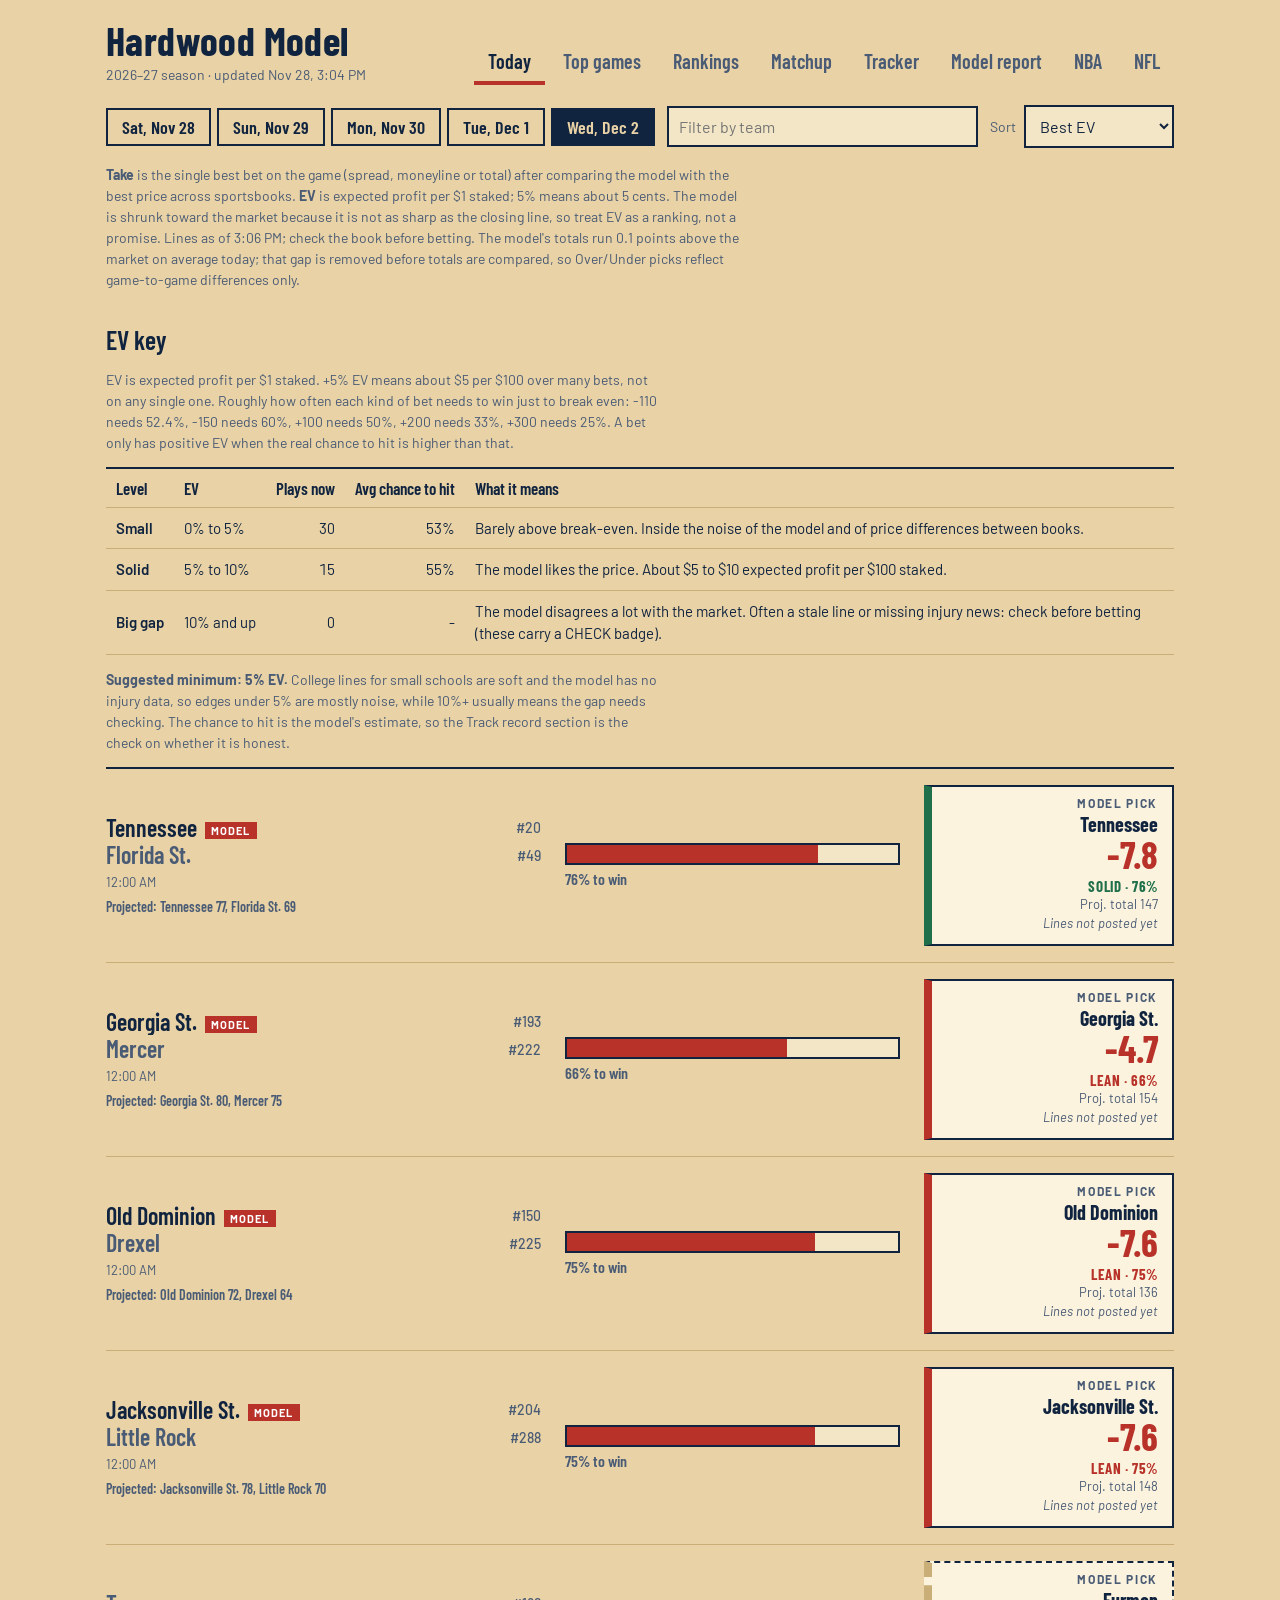
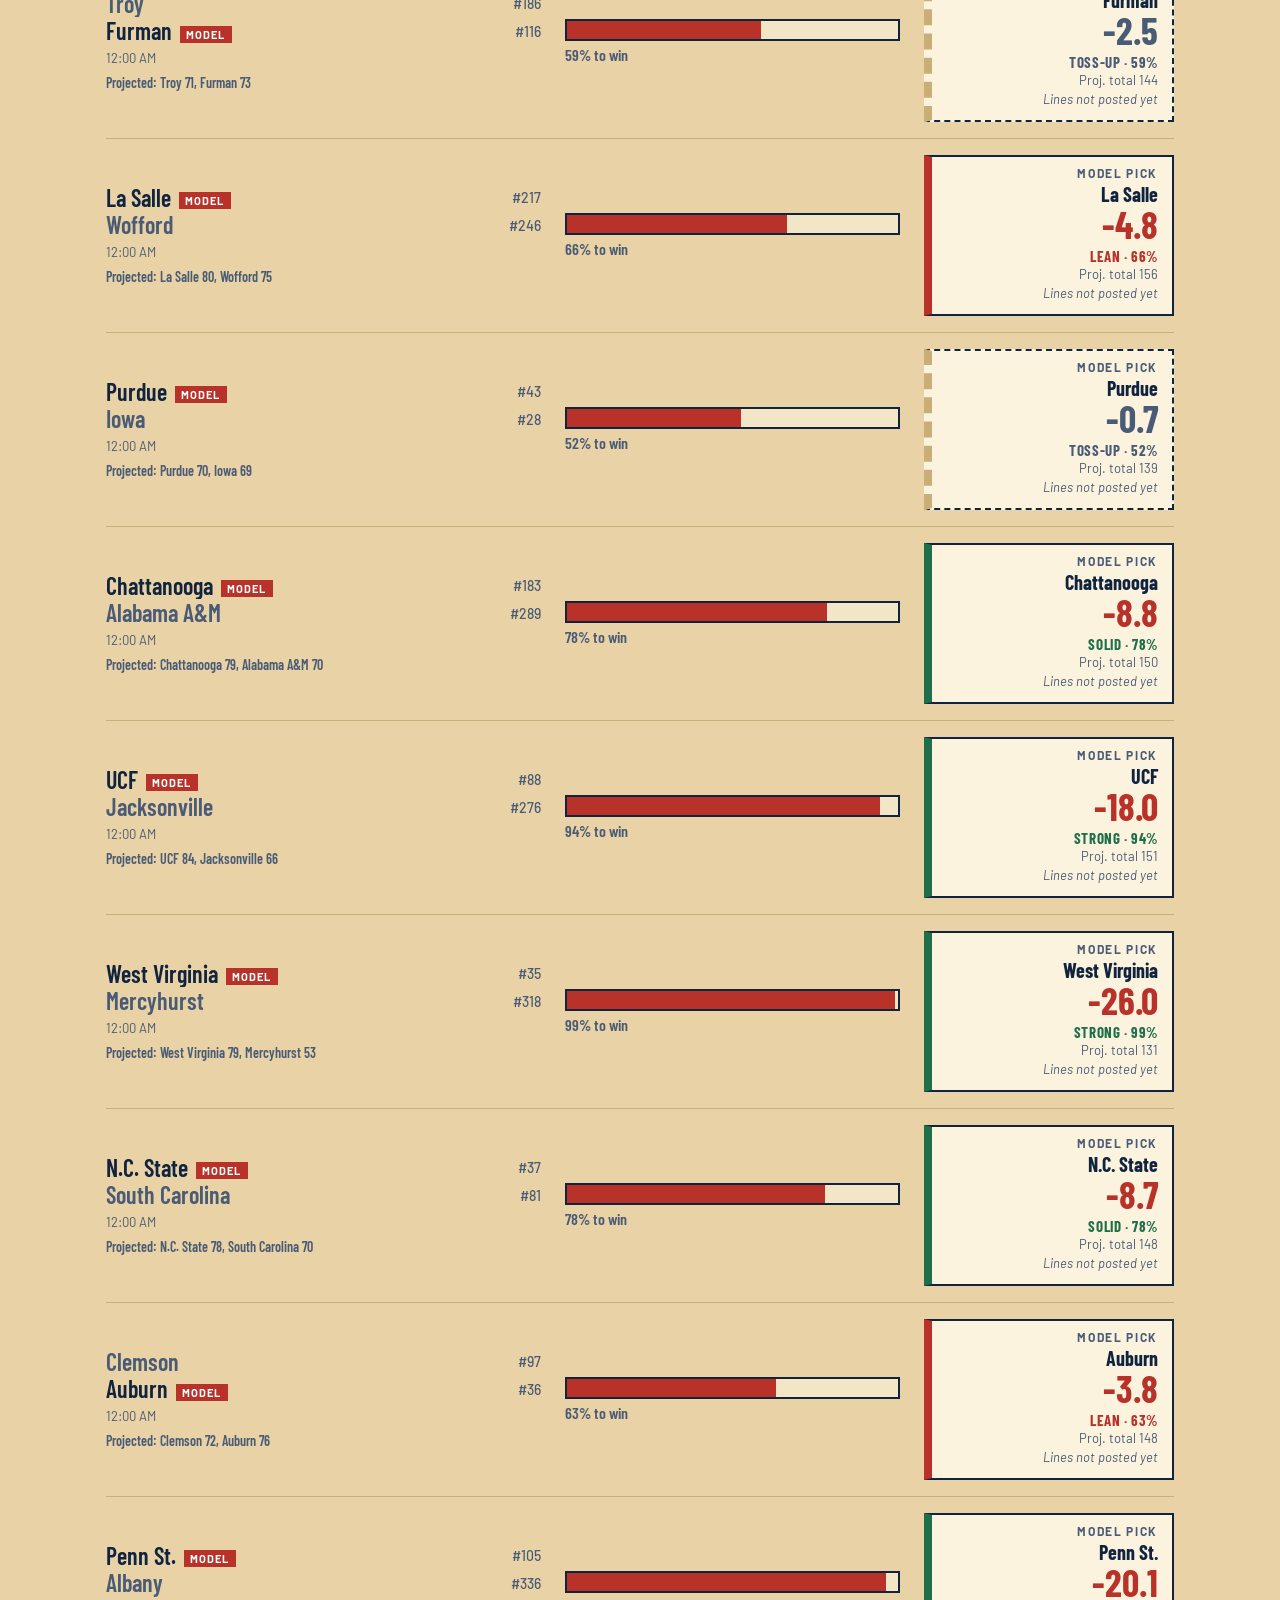
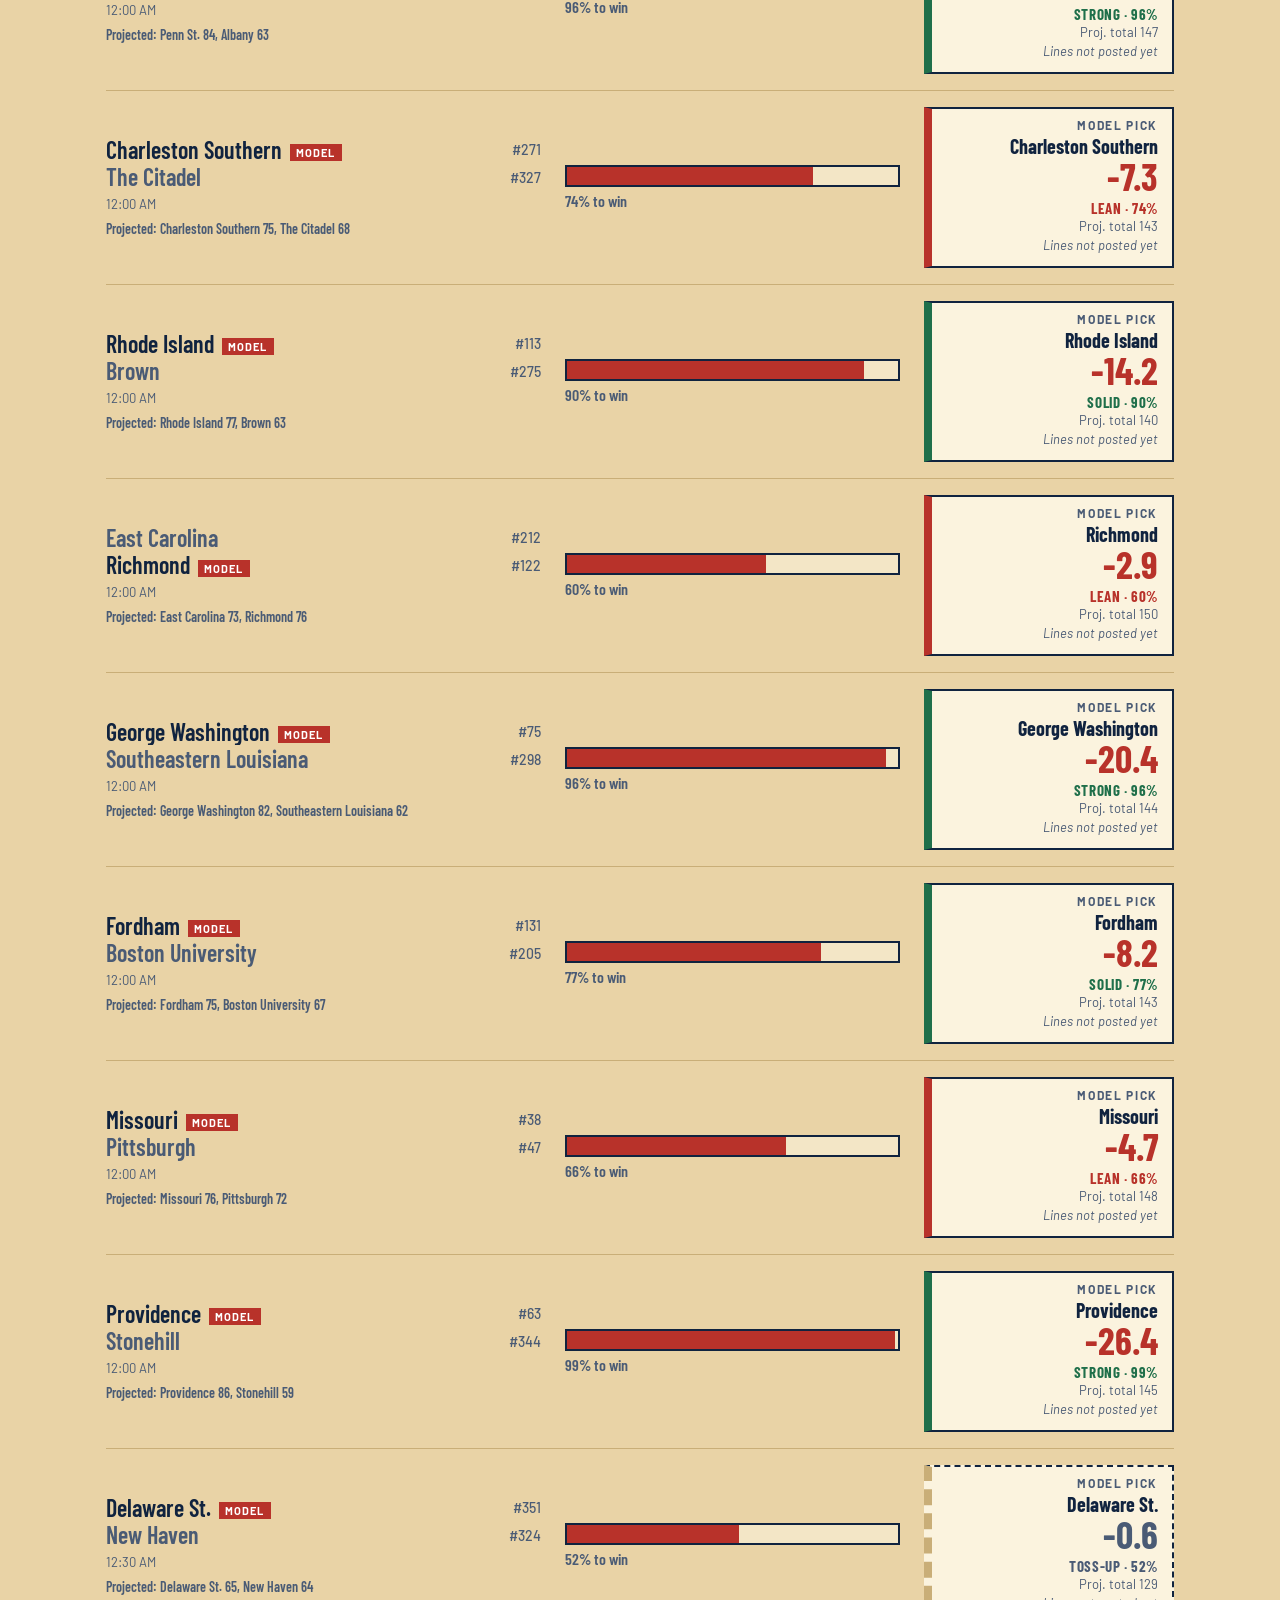
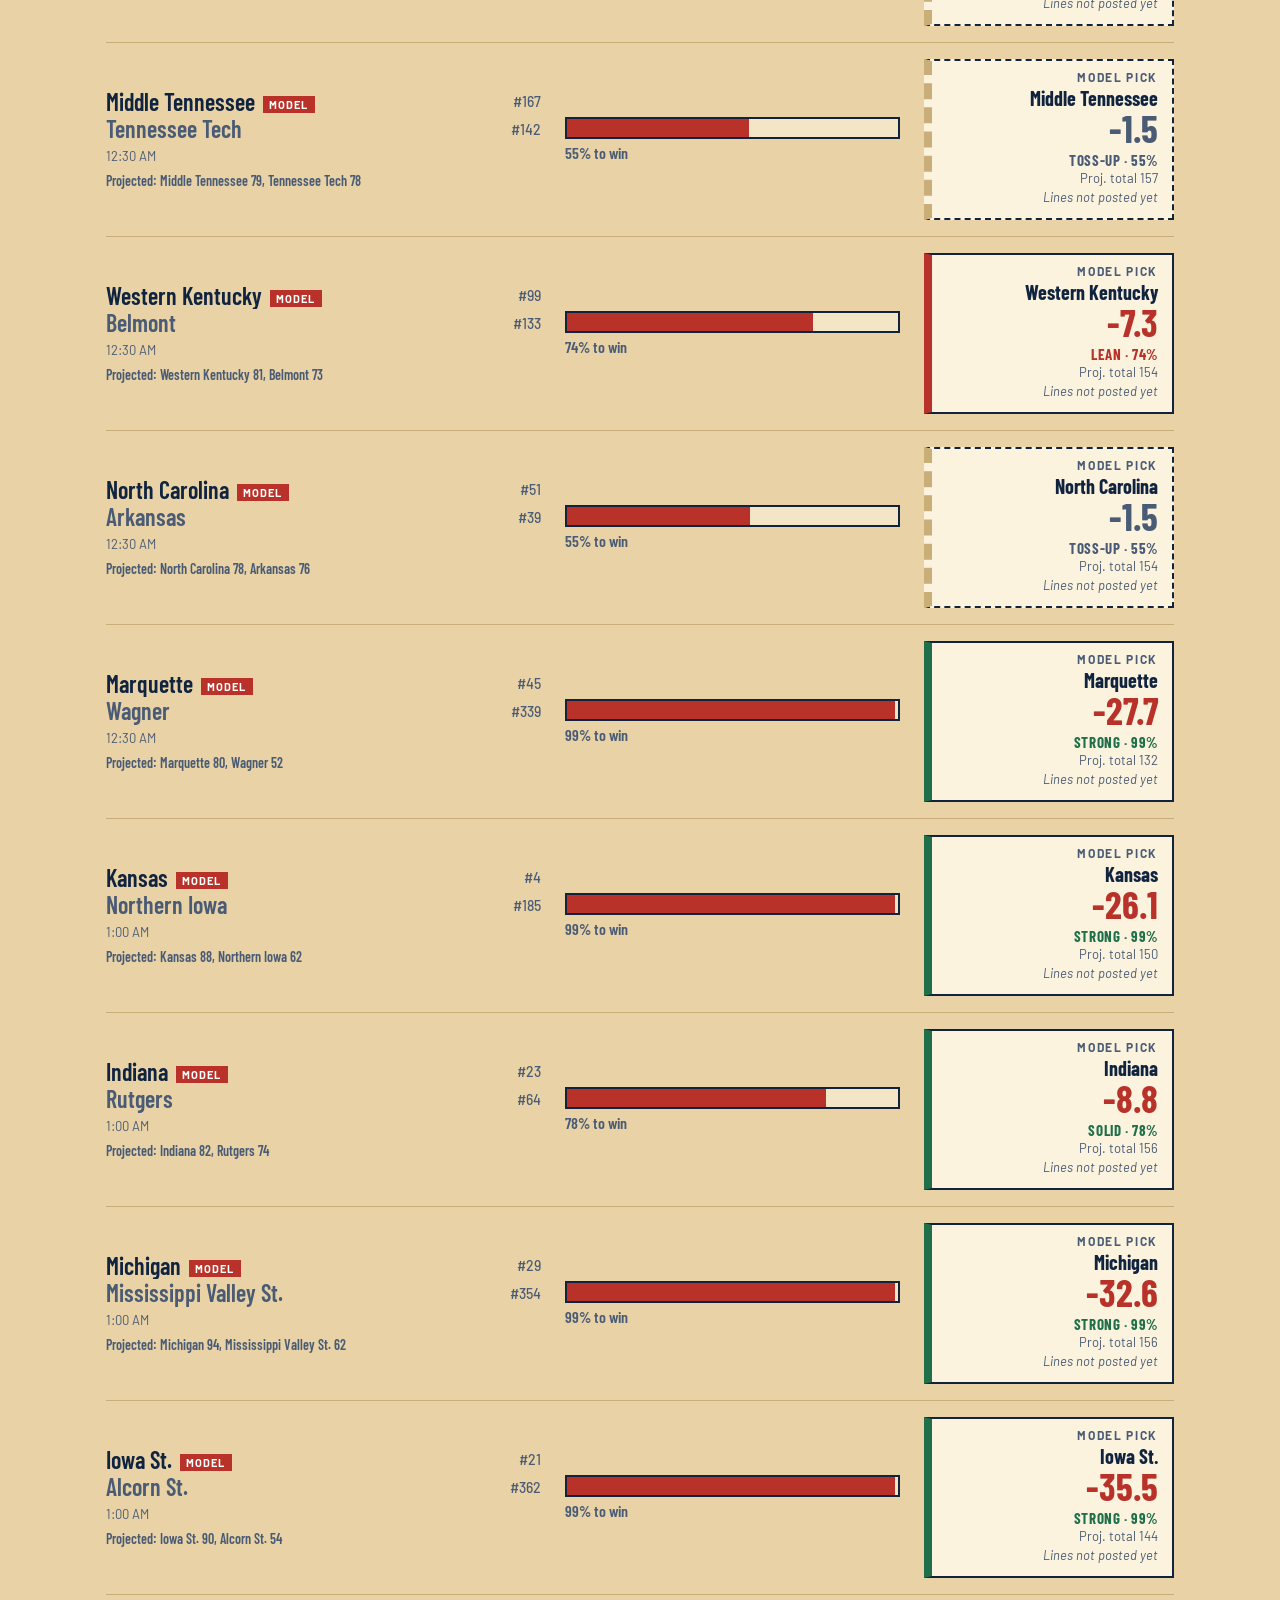
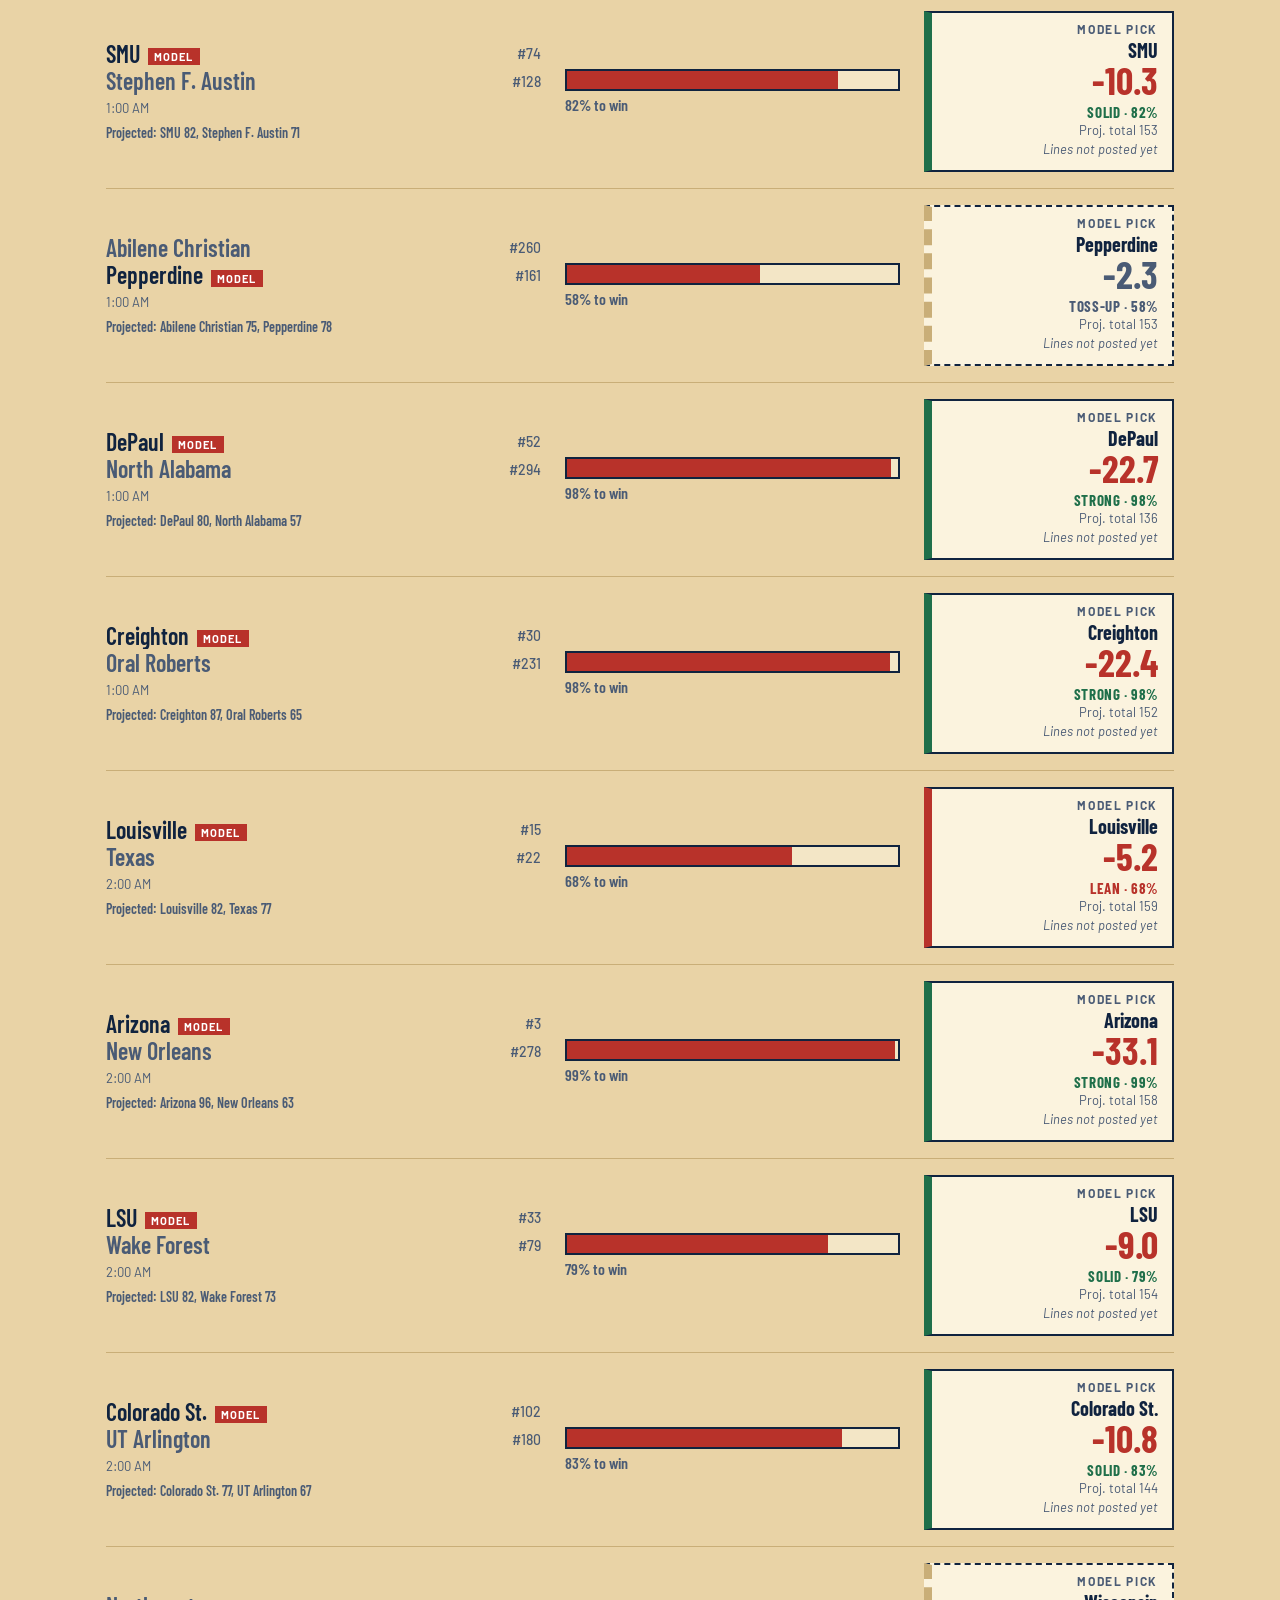
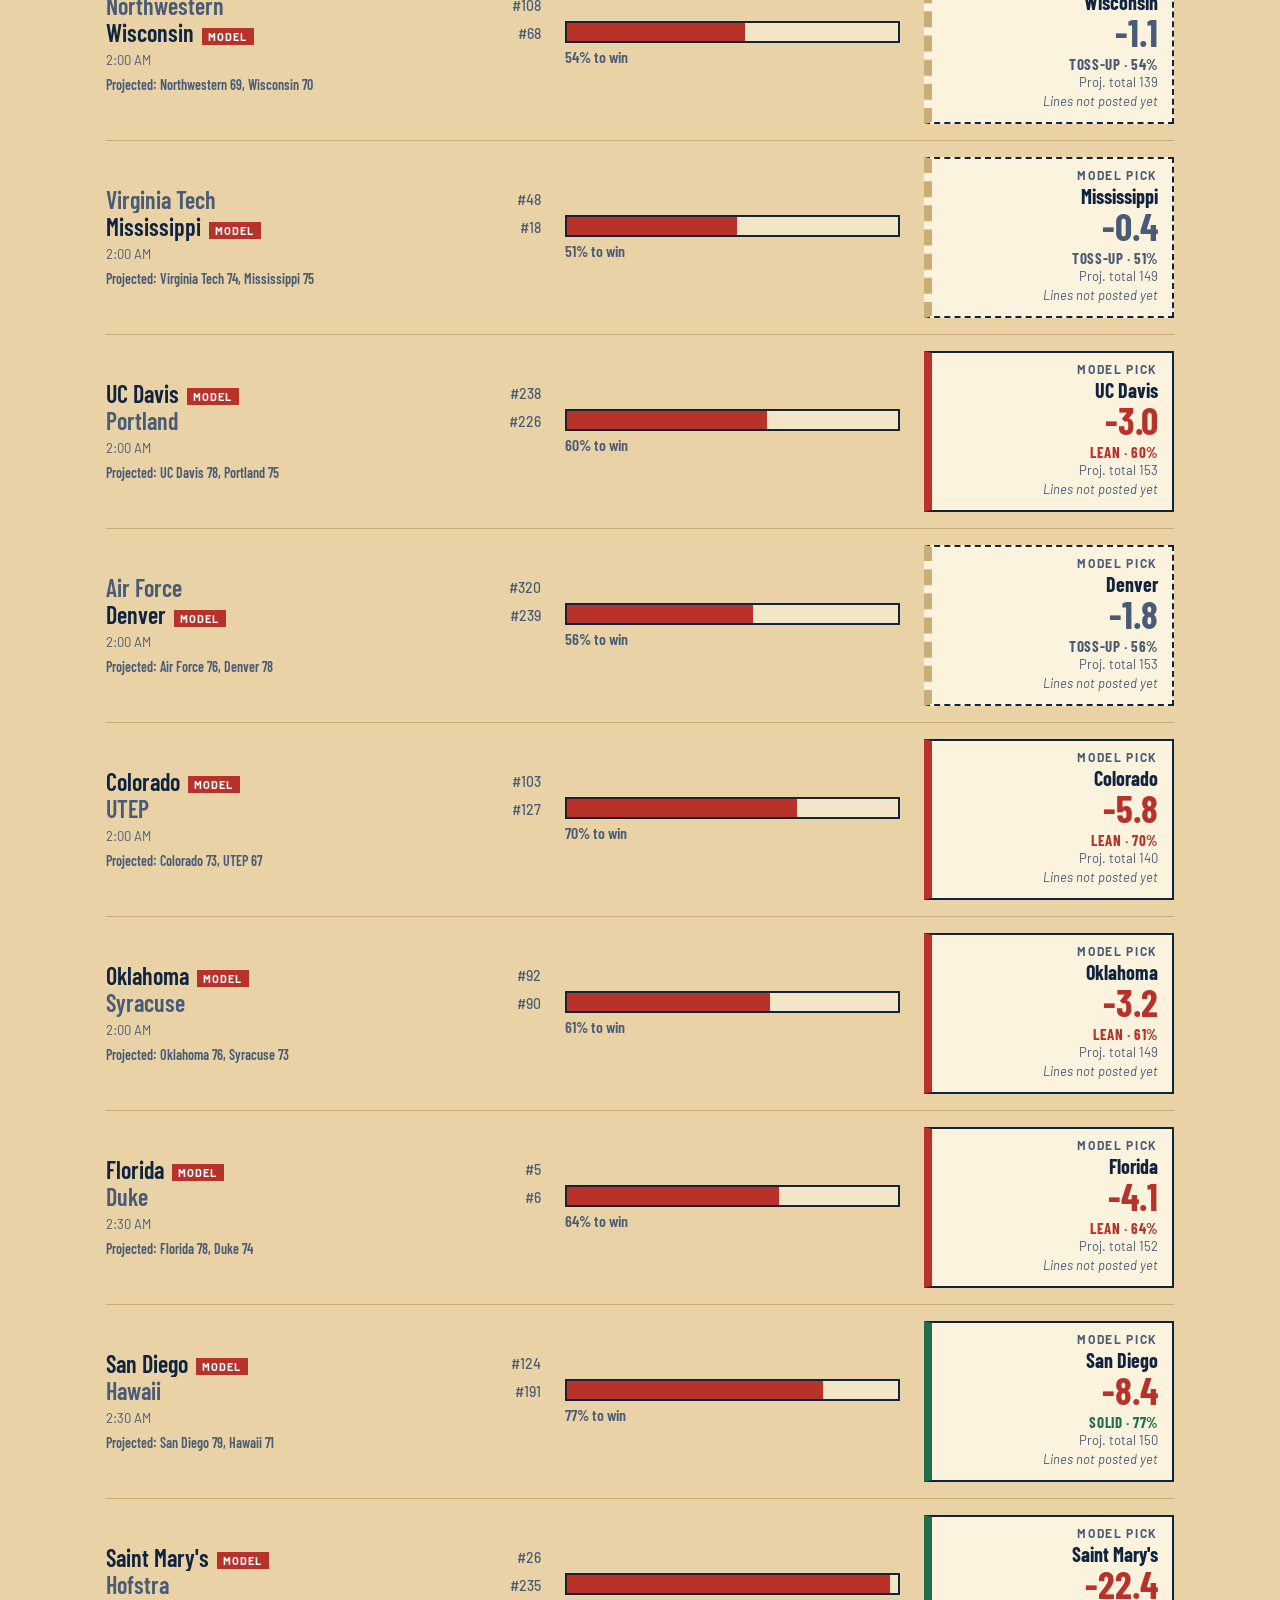
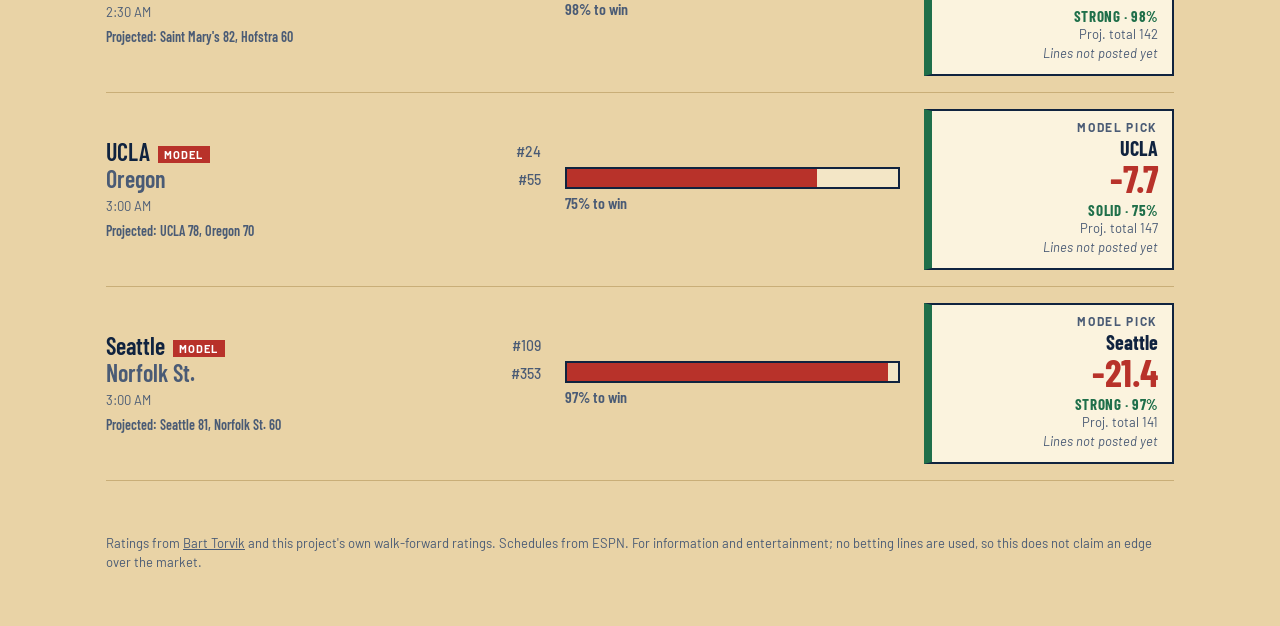
<file: docs/index.html>
<!doctype html>
<html lang="en">
<head>
<meta charset="utf-8">
<meta name="viewport" content="width=device-width, initial-scale=1">
<title>Hardwood Model – college basketball predictions</title>
<meta name="description" content="Daily college basketball predictions built from 15 seasons of data and Torvik ratings.">
<link rel="preconnect" href="https://fonts.googleapis.com">
<link rel="preconnect" href="https://fonts.gstatic.com" crossorigin>
<link href="https://fonts.googleapis.com/css2?family=Barlow+Condensed:wght@500;600;700&family=Barlow:wght@400;500;600&display=swap" rel="stylesheet">
<link rel="stylesheet" href="style.css">
</head>
<body>
<header class="top">
  <div class="brand">
    <h1>Hardwood Model</h1>
    <p id="updated" class="sub">Loading…</p>
  </div>
  <nav role="tablist" aria-label="Sections">
    <button role="tab" aria-selected="true" data-tab="today">Today</button>
    <button role="tab" aria-selected="false" data-tab="top">Top games</button>
    <button role="tab" aria-selected="false" data-tab="rankings">Rankings</button>
    <button role="tab" aria-selected="false" data-tab="matchup">Matchup</button>
    <button role="tab" aria-selected="false" data-tab="tracker">Tracker</button>
    <button role="tab" aria-selected="false" data-tab="model">Model report</button>
    <a href="nba.html" class="navlink">NBA</a>
    <a href="nfl.html" class="navlink">NFL</a>
  </nav>
</header>
<div id="warn" class="warn" hidden></div>

<main>
  <section id="today" class="panel">
    <div class="bar">
      <div id="days" class="chips" role="group" aria-label="Day"></div>
      <input id="gsearch" type="search" placeholder="Filter by team" aria-label="Filter games by team">
      <label class="sel"><span>Sort</span>
        <select id="gsort"><option value="time">Tip time</option><option value="conf">Most confident</option><option value="close">Closest games</option></select>
      </label>
    </div>
    <p class="legend" id="legend"><b>Model pick</b> is the team the model projects to win, with its projected margin (e.g. -7.5 = wins by about 7.5) and a confidence tier: Strong 90%+, Solid 75-90%, Lean 60-75%, Toss-up under 60%. The model does not use betting lines yet, so compare its projected spread and total with your sportsbook's numbers before you bet.</p>
    <div id="evkey"></div>
    <ol id="games" class="games"></ol>
    <p id="gempty" class="empty" hidden>No games with predictions on this day. Games between non-Division I teams are skipped.</p>
  </section>

  <section id="top" class="panel" hidden>
    <div id="topbar" class="controls"></div>
    <p id="topnote" class="note"></p>
    <ol id="toplist" class="games"></ol>
    <p id="topempty" class="empty" hidden>No games match that filter yet.</p>
  </section>

  <section id="rankings" class="panel" hidden>
    <div class="bar">
      <input id="rsearch" type="search" placeholder="Find a team" aria-label="Find a team">
      <label class="sel"><span>Conference</span><select id="rconf"><option value="">All</option></select></label>
    </div>
    <div class="tablewrap"><table id="rtable">
      <thead><tr>
        <th data-k="rank" class="num">#</th><th data-k="team">Team</th><th data-k="conf">Conf</th>
        <th data-k="record">Record</th>
        <th data-k="power" class="num">Rating</th><th data-k="net" class="num">Own net</th><th data-k="o" class="num">Off</th><th data-k="d" class="num">Def</th>
        <th data-k="t" class="num">Tempo</th><th data-k="tor_rank" class="num">Torvik #</th>
      </tr></thead><tbody></tbody></table></div>
    <p class="note">Rating is the model's projected margin against an average Division I team on a neutral court, blending this project's ratings with Torvik's. Own net, Off and Def are points per 100 possessions above average from this project's own ratings alone. Click a column to sort.</p>
  </section>

  <section id="matchup" class="panel" hidden>
    <form id="mform" class="mform" autocomplete="off">
      <label>Home team<input id="mh" list="tlist" placeholder="Start typing…"></label>
      <label>Away team<input id="ma" list="tlist" placeholder="Start typing…"></label>
      <label class="sel"><span>Venue</span><select id="mv"><option value="home">Home team's court</option><option value="neutral">Neutral site</option></select></label>
      <datalist id="tlist"></datalist>
    </form>
    <div id="mout" class="mout"><p class="empty">Pick two teams to see the projected score, spread and win chance.</p></div>
  </section>

  <section id="tracker" class="panel" hidden>
    <div id="tstats" class="stats"></div>
    <h2>Profit by day</h2>
    <p class="note">Every "Take" the model logged, graded after the game finishes. Units: a winning bet pays its odds, a losing bet costs 1 unit. Days are the day the pick was made.</p>
    <div id="tchart" class="cal"></div>
    <div id="tdays"></div>
  </section>

  <section id="model" class="panel" hidden>
    <div id="live" class="stats"></div>
    <h2>Backtest by season</h2>
    <p class="note">Each season is predicted using only models fit on earlier seasons and ratings known the morning of each game. Error is average points off the final margin.</p>
    <div class="tablewrap"><table id="btable"><thead><tr>
      <th>Season</th><th class="num">Games</th><th class="num">This model</th><th class="num">Own ratings only</th><th class="num">Torvik only</th><th class="num">Winner picked</th><th class="num">Total error</th>
    </tr></thead><tbody></tbody></table></div>
    <h2>Is the win chance honest?</h2>
    <p class="note">When the model says 70%, the home team should win about 70% of the time. Dots on the line mean it is calibrated.</p>
    <p id="calnote" class="note"></p>
    <div id="cal" class="cal"></div>
    <h2>What it learned</h2>
    <div id="weights" class="weights"></div>
  </section>
</main>
<footer>
  <p>Ratings from <a href="https://barttorvik.com">Bart Torvik</a> and this project's own walk-forward ratings. Schedules from ESPN. For information and entertainment; no betting lines are used, so this does not claim an edge over the market.</p>
</footer>
<script src="evkey.js"></script>
<script src="app.js"></script>
</body>
</html>
</file>
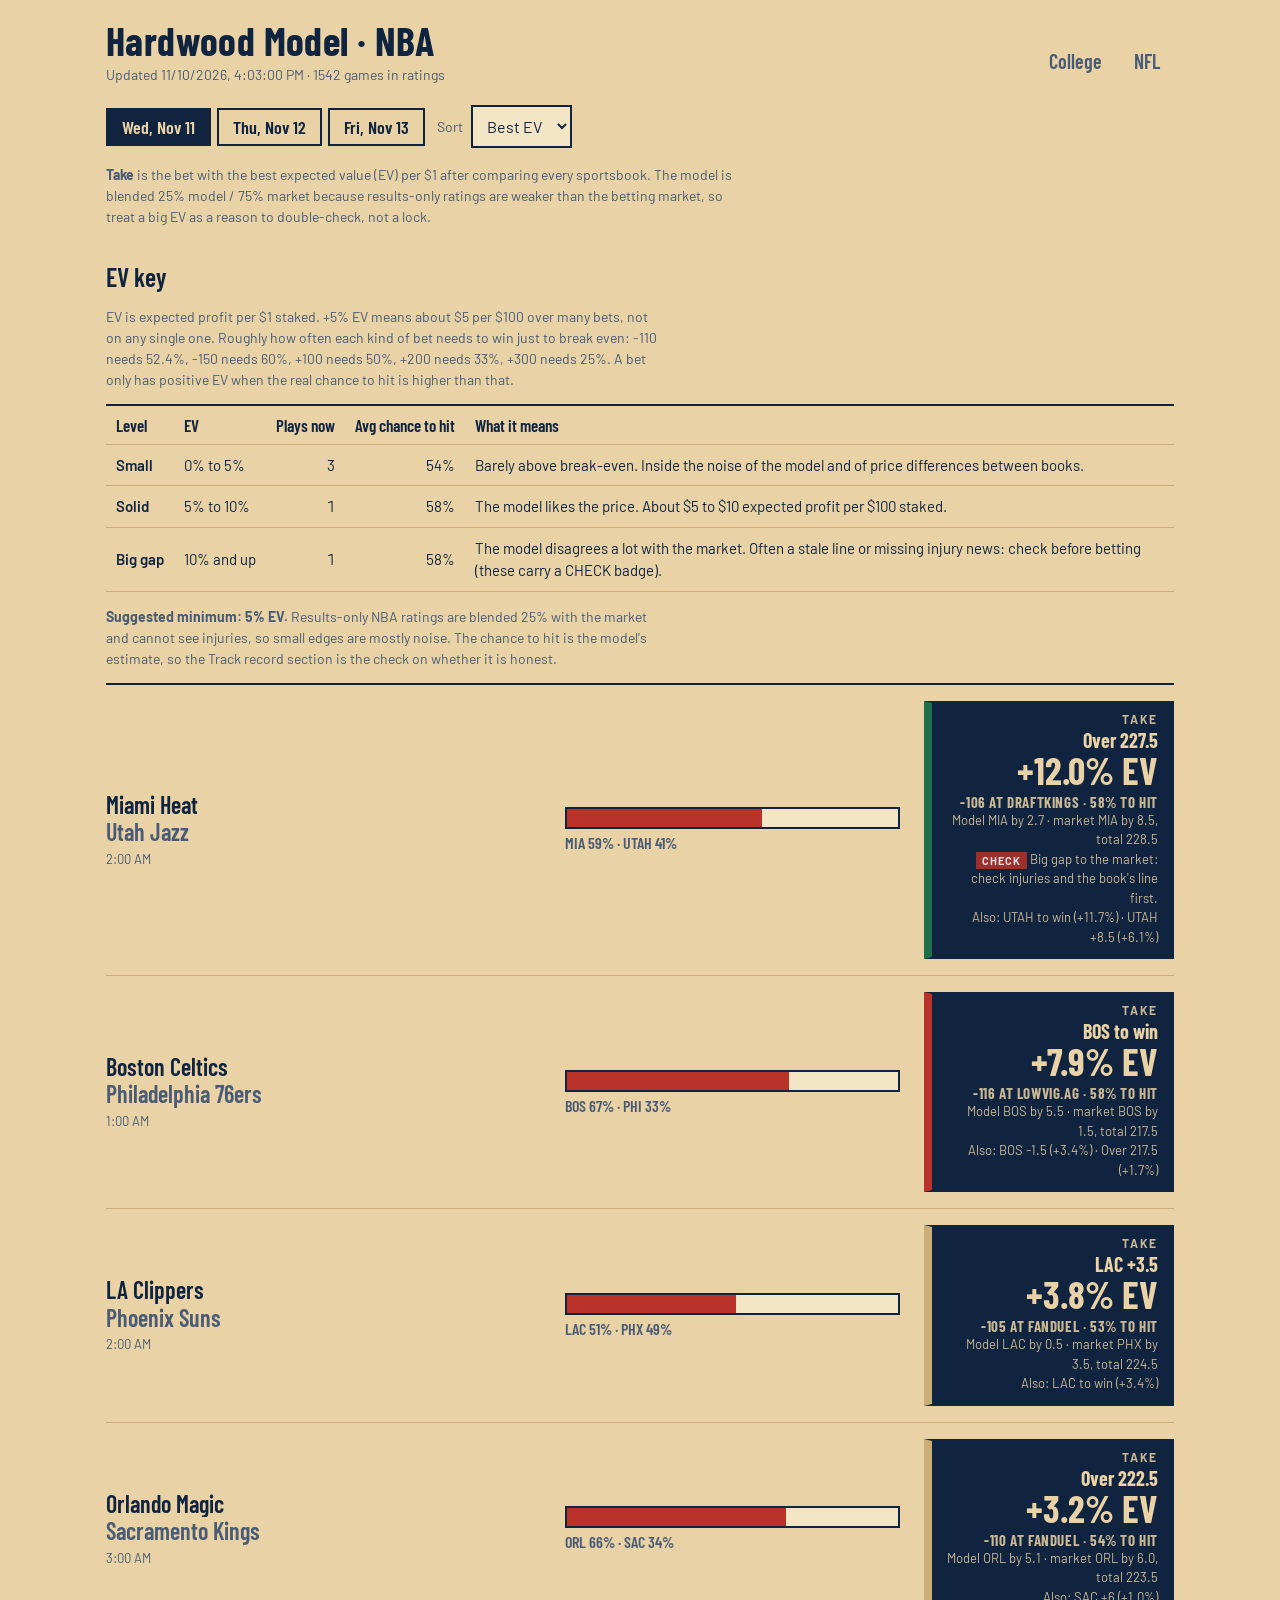
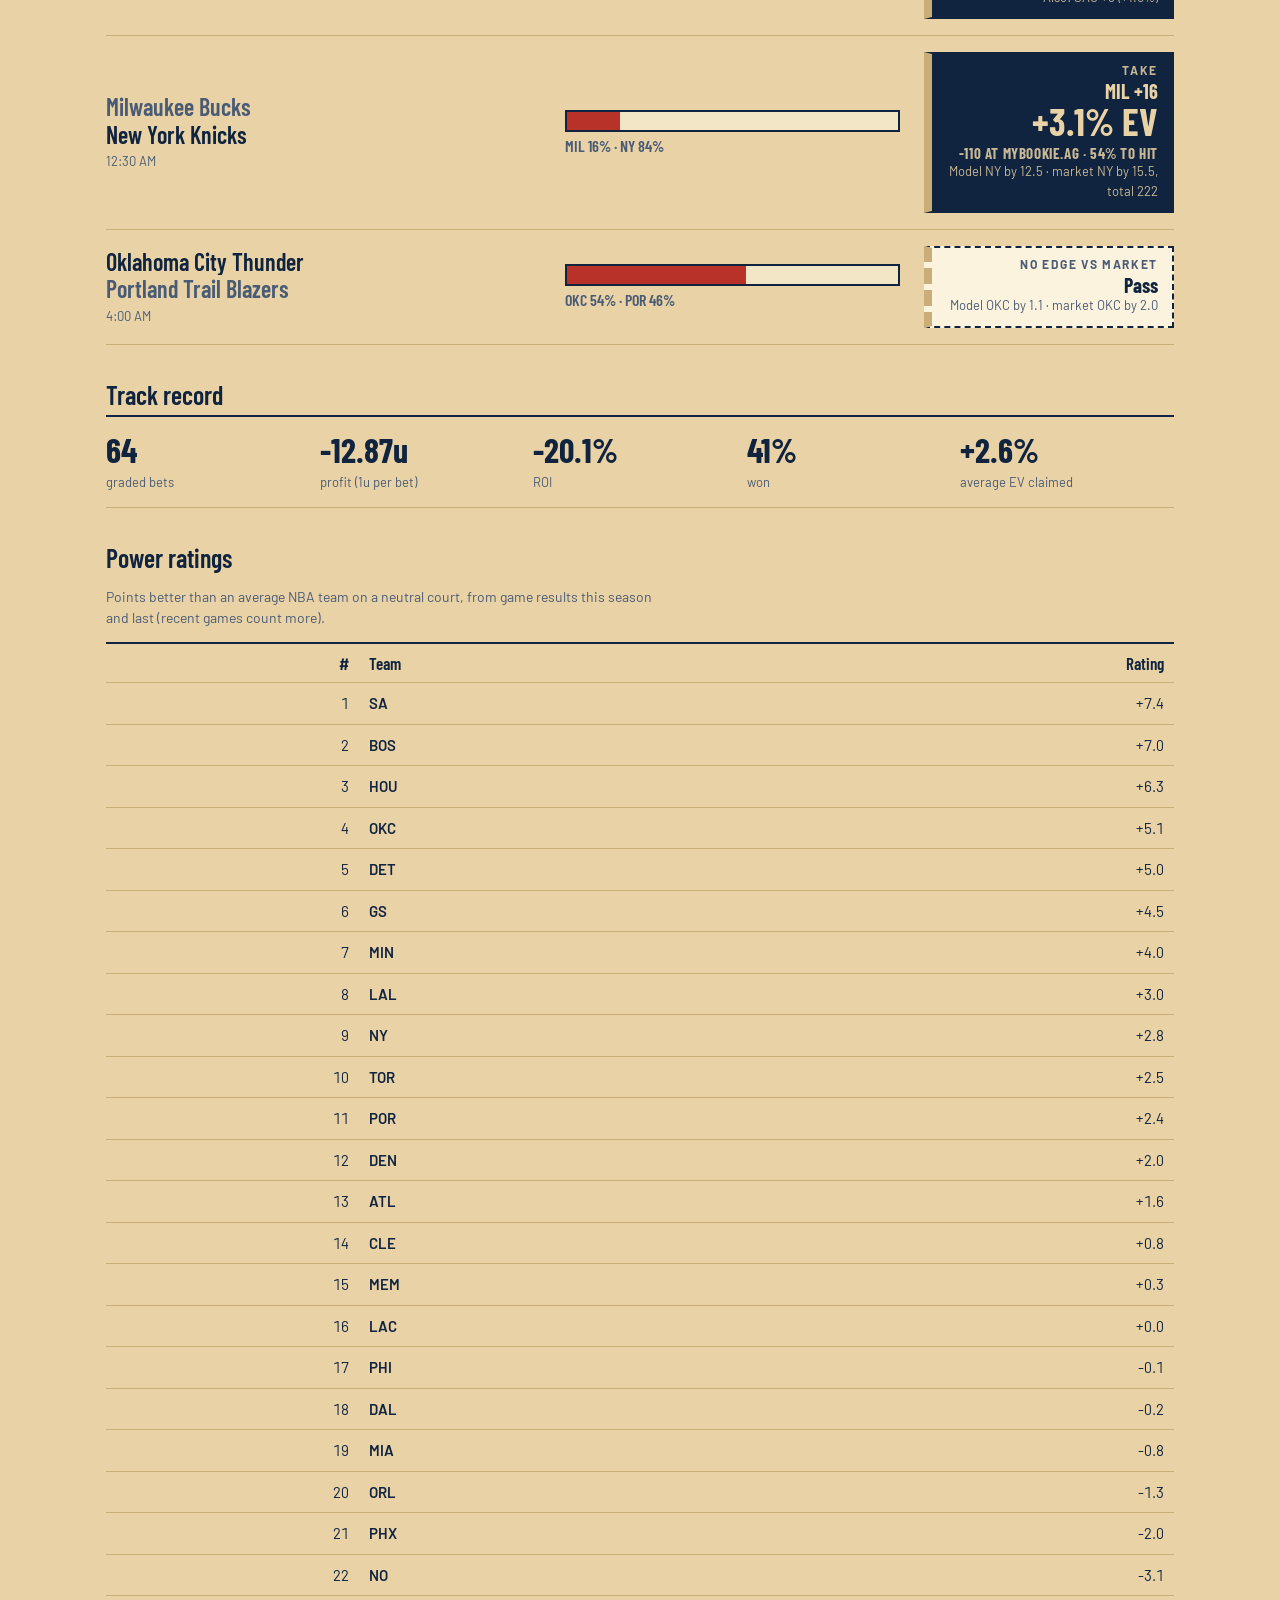
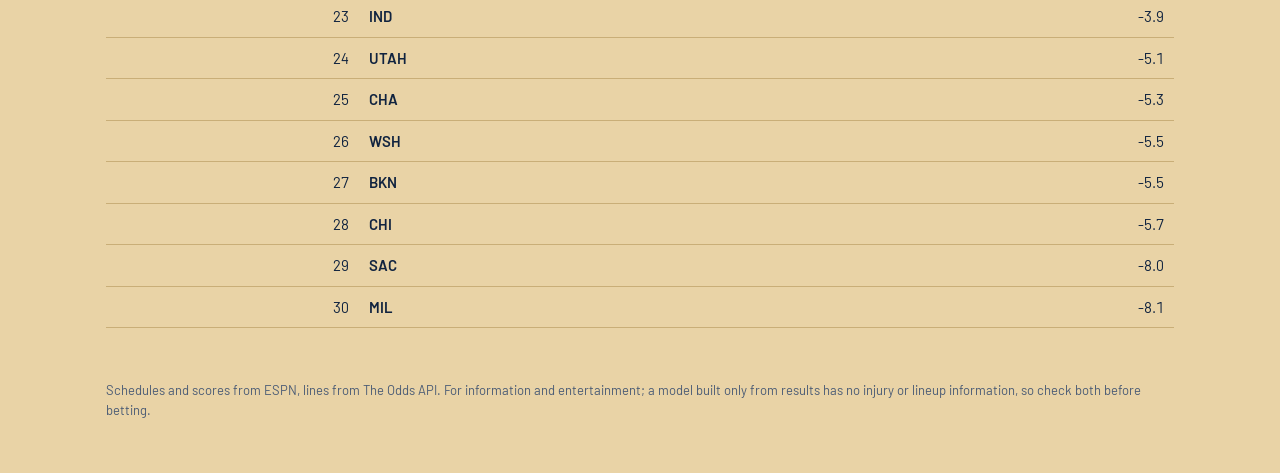
<file: docs/nba.html>
<!doctype html>
<html lang="en">
<head>
<meta charset="utf-8">
<meta name="viewport" content="width=device-width, initial-scale=1">
<title>Hardwood Model – NBA picks</title>
<link rel="preconnect" href="https://fonts.googleapis.com">
<link rel="preconnect" href="https://fonts.gstatic.com" crossorigin>
<link href="https://fonts.googleapis.com/css2?family=Barlow+Condensed:wght@500;600;700&family=Barlow:wght@400;500;600&display=swap" rel="stylesheet">
<link rel="stylesheet" href="style.css">
</head>
<body>
<header class="top">
  <div class="brand"><h1>Hardwood Model · NBA</h1><p id="updated" class="sub">Loading…</p></div>
  <nav aria-label="Sections"><a href="index.html" class="navlink">College</a><a href="nfl.html" class="navlink">NFL</a></nav>
</header>
<main>
  <section class="panel">
    <div class="bar">
      <div id="days" class="chips" role="group" aria-label="Day"></div>
      <label class="sel"><span>Sort</span><select id="gsort"><option value="ev">Best EV</option><option value="time">Tip time</option></select></label>
    </div>
    <p class="legend" id="legend"></p>
    <div id="evkey"></div>
    <ol id="games" class="games"></ol>
    <p id="gempty" class="empty" hidden>No games on this day.</p>
    <h2>Track record</h2>
    <div id="roi" class="stats"></div>
    <h2>Power ratings</h2>
    <p class="note">Points better than an average NBA team on a neutral court, from game results this season and last (recent games count more).</p>
    <div class="tablewrap"><table id="rt"><thead><tr><th class="num">#</th><th>Team</th><th class="num">Rating</th></tr></thead><tbody></tbody></table></div>
  </section>
</main>
<footer><p>Schedules and scores from ESPN, lines from The Odds API. For information and entertainment; a model built only from results has no injury or lineup information, so check both before betting.</p></footer>
<script src="evkey.js"></script>
<script>
const S = {};
const cdf = z => { const t = 1 / (1 + .2316419 * Math.abs(z)), d = .3989423 * Math.exp(-z * z / 2);
  const p = d * t * (.3193815 + t * (-.3565638 + t * (1.781478 + t * (-1.821256 + t * 1.330274)))); return z > 0 ? 1 - p : p; };
const price = n => (n > 0 ? "+" : "") + n, pct = x => (x >= 0 ? "+" : "") + (x * 100).toFixed(1) + "%";
const dayKey = iso => { const d = new Date(iso); return `${d.getFullYear()}-${String(d.getMonth() + 1).padStart(2, "0")}-${String(d.getDate()).padStart(2, "0")}`; };
const dayLabel = k => { const [y, m, d] = k.split("-").map(Number); return new Date(y, m - 1, d).toLocaleDateString(undefined, { weekday: "short", month: "short", day: "numeric" }); };
const esc = s => String(s).replace(/[&<>"]/g, c => ({ "&": "&amp;", "<": "&lt;", ">": "&gt;", '"': "&quot;" }[c]));
function card(g) {
  const m = g.market, fav = g.pred_margin >= 0 ? g.home : g.away, fm = Math.abs(g.pred_margin).toFixed(1);
  if (m && m.best && m.best.ev > 0) {
    const b = m.best, e = b.ev >= .10 ? "e3" : b.ev >= .05 ? "e2" : "e1";
    const also = m.bets.filter(x => x.ev > 0 && x.label !== b.label).map(x => `${esc(x.label)} (${pct(x.ev)})`).join(" · ");
    return `<div class="pick bet ${e}"><div class="tag">Take</div><div class="favname">${esc(b.label)}</div>
      <div class="spread">${pct(b.ev)} EV</div><div class="tier">${price(b.price)} at ${esc(b.book)} · ${(b.p * 100).toFixed(0)}% to hit</div>
      <div class="tot">Model ${fav} by ${fm} · market ${m.market_margin >= 0 ? g.home : g.away} by ${Math.abs(m.market_margin ?? 0).toFixed(1)}, total ${m.market_total ?? "-"}</div>
      ${b.ev >= .10 ? '<div class="tot"><span class="chk">CHECK</span> Big gap to the market: check injuries and the book\'s line first.</div>' : ""}
      ${also ? `<div class="tot">Also: ${also}</div>` : ""}</div>`;
  }
  if (m) return `<div class="pick t0"><div class="tag">No edge vs market</div><div class="favname">Pass</div>
      <div class="tot">Model ${fav} by ${fm} · market ${m.market_margin >= 0 ? g.home : g.away} by ${Math.abs(m.market_margin ?? 0).toFixed(1)}</div></div>`;
  return `<div class="pick t1"><div class="tag">Model lean (no lines yet)</div><div class="favname">${fav} -${fm}</div>
      <div class="tot">Projected total ${g.pred_total}</div></div>`;
}
function render() {
  const day = S.day, list = S.d.games.filter(g => dayKey(g.start) === day);
  const ev = g => g.market && g.market.best ? g.market.best.ev : -9;
  list.sort(S.sort === "ev" ? (a, b) => ev(b) - ev(a) || a.start.localeCompare(b.start) : (a, b) => a.start.localeCompare(b.start));
  document.getElementById("gempty").hidden = list.length > 0;
  document.getElementById("games").innerHTML = list.map(g => {
    const pw = cdf(g.pred_margin / S.d.sigma), t = new Date(g.start).toLocaleTimeString(undefined, { hour: "numeric", minute: "2-digit" });
    return `<li class="game"><div class="teams"><div class="tm ${g.pred_margin < 0 ? "fav" : ""}"><span>${esc(g.away_name)}</span></div>
      <div class="tm ${g.pred_margin >= 0 ? "fav" : ""}"><span>${esc(g.home_name)}</span></div><div class="when">${t}</div></div>
      <div class="probwrap"><div class="prob"><i style="width:${((1 - pw) * 100).toFixed(0)}%"></i></div>
      <div class="probcap">${esc(g.away)} ${((1 - pw) * 100).toFixed(0)}% · ${esc(g.home)} ${(pw * 100).toFixed(0)}%</div></div>${card(g)}</li>`;
  }).join("");
}
async function load() {
  try {
    const r = await fetch(`data/nba.json?v=${Date.now()}`); if (!r.ok) throw 0; S.d = await r.json();
  } catch (e) { document.getElementById("updated").textContent = "NBA data isn't published yet."; return; }
  const d = S.d, has = d.games.some(g => g.market);
  document.getElementById("updated").textContent = `Updated ${new Date(d.updated).toLocaleString()} · ${d.n_games} games in ratings`;
  document.getElementById("legend").innerHTML = has
    ? `<b>Take</b> is the bet with the best expected value (EV) per $1 after comparing every sportsbook. The model is blended ${Math.round(d.weight * 100)}% model / ${Math.round((1 - d.weight) * 100)}% market because results-only ratings are weaker than the betting market, so treat a big EV as a reason to double-check, not a lock.`
    : `Lines aren't loaded, so these are model leans only (no EV).`;
  const keys = [...new Set(d.games.map(g => dayKey(g.start)))].sort(), today = dayKey(new Date().toISOString());
  S.day = keys.includes(today) ? today : keys[0]; S.sort = "ev";
  const box = document.getElementById("days");
  const rd = () => { box.innerHTML = ""; keys.forEach(k => { const b = document.createElement("button"); b.textContent = dayLabel(k);
    b.setAttribute("aria-pressed", k === S.day); b.onclick = () => { S.day = k; rd(); render(); }; box.appendChild(b); }); };
  rd(); render();
  if (has) evKey(document.getElementById("evkey"), d.games, { min: "5% EV", why: "Results-only NBA ratings are blended 25% with the market and cannot see injuries, so small edges are mostly noise." });
  document.getElementById("gsort").onchange = e => { S.sort = e.target.value; render(); };
  const b = d.bets || { n: 0 };
  document.getElementById("roi").innerHTML = b.n ? `<div><b>${b.n}</b><span>graded bets</span></div><div><b>${b.units >= 0 ? "+" : ""}${b.units}u</b><span>profit (1u per bet)</span></div>
    <div><b>${pct(b.roi)}</b><span>ROI</span></div><div><b>${(b.win_rate * 100).toFixed(0)}%</b><span>won</span></div><div><b>${pct(b.avg_ev_claimed)}</b><span>average EV claimed</span></div>`
    : `<p class="note">No graded bets yet. Each play is logged when posted and graded after the game.</p>`;
  document.querySelector("#rt tbody").innerHTML = d.ratings.map((t, i) => `<tr><td class="num">${i + 1}</td><td class="team">${esc(t.team)}</td><td class="num">${t.rating >= 0 ? "+" : ""}${t.rating.toFixed(1)}</td></tr>`).join("");
}
load();
</script>
</body>
</html>
</file>
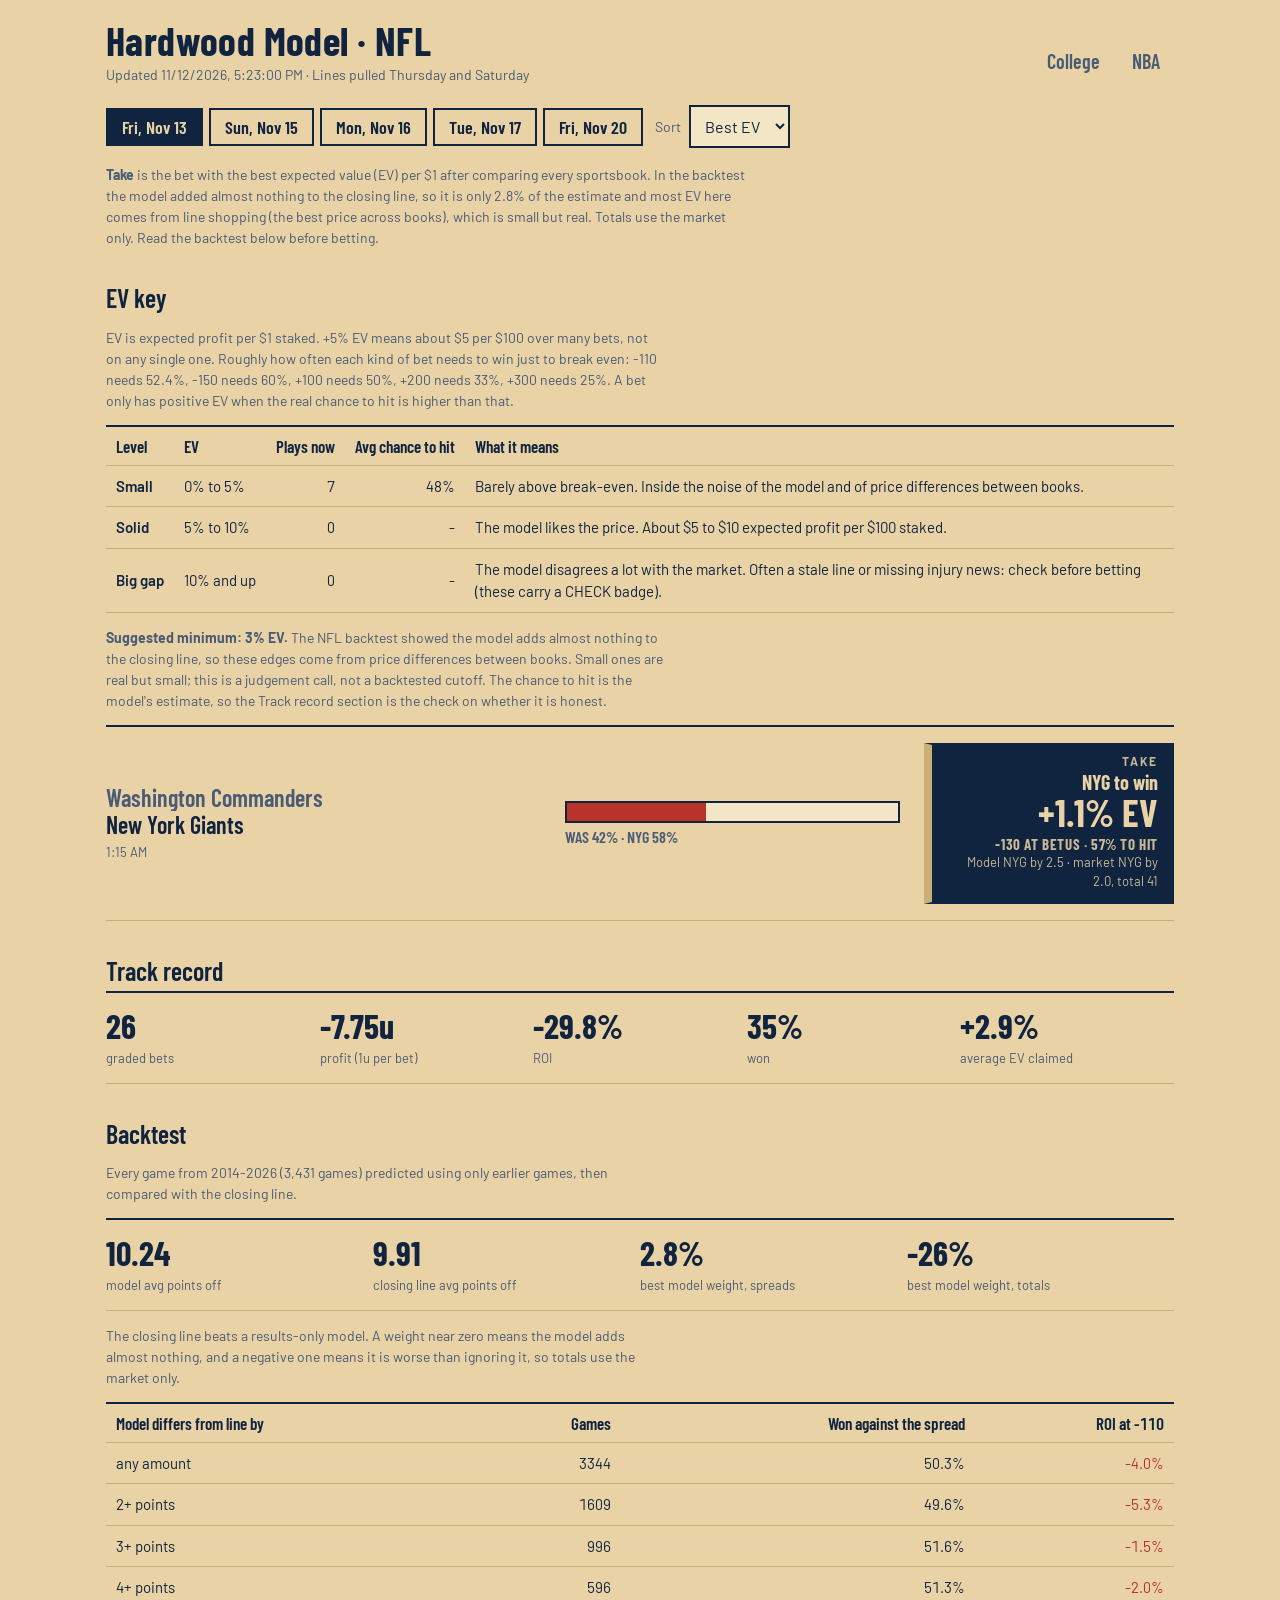
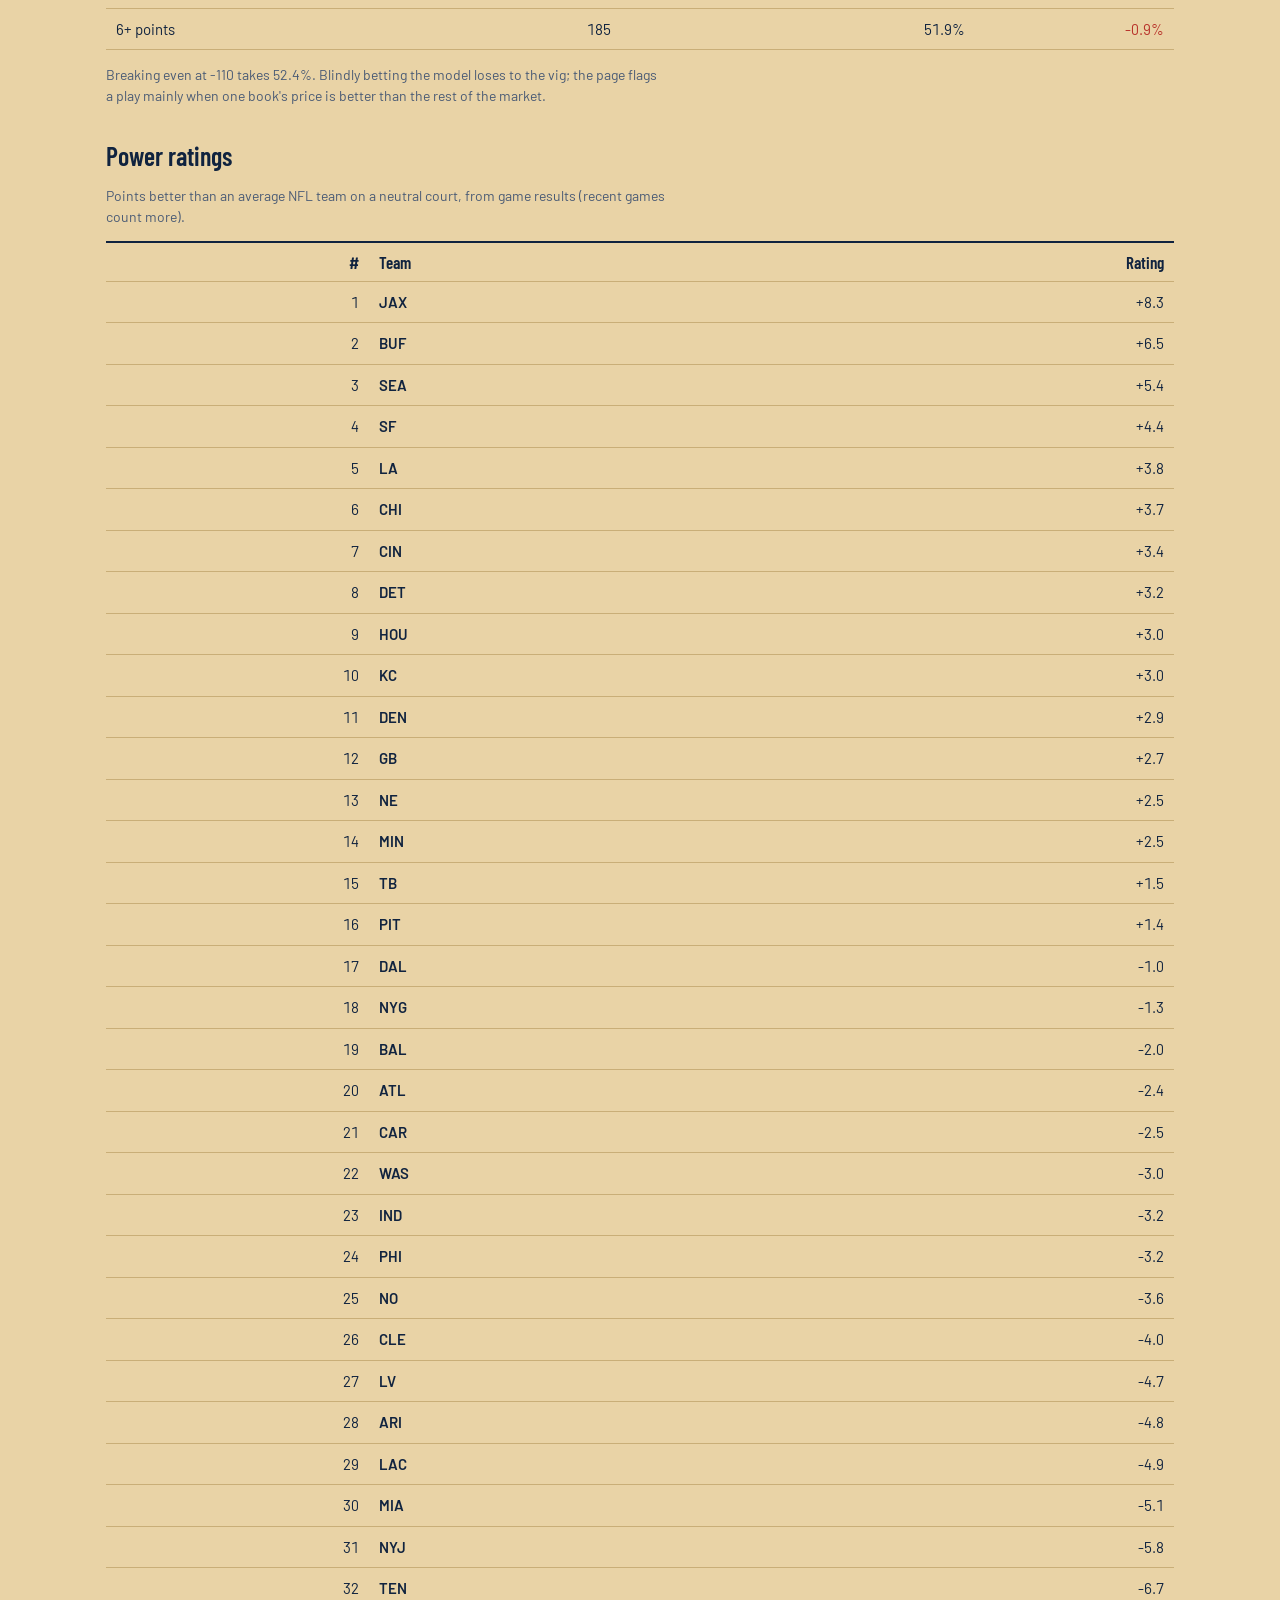
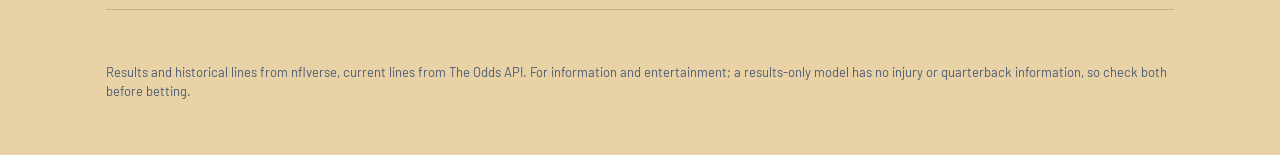
<file: docs/nfl.html>
<!doctype html>
<html lang="en">
<head>
<meta charset="utf-8">
<meta name="viewport" content="width=device-width, initial-scale=1">
<title>Hardwood Model – NFL picks</title>
<link rel="preconnect" href="https://fonts.googleapis.com">
<link rel="preconnect" href="https://fonts.gstatic.com" crossorigin>
<link href="https://fonts.googleapis.com/css2?family=Barlow+Condensed:wght@500;600;700&family=Barlow:wght@400;500;600&display=swap" rel="stylesheet">
<link rel="stylesheet" href="style.css">
</head>
<body>
<header class="top">
  <div class="brand"><h1>Hardwood Model · NFL</h1><p id="updated" class="sub">Loading…</p></div>
  <nav aria-label="Sections"><a href="index.html" class="navlink">College</a><a href="nba.html" class="navlink">NBA</a></nav>
</header>
<main>
  <section class="panel">
    <div class="bar">
      <div id="days" class="chips" role="group" aria-label="Day"></div>
      <label class="sel"><span>Sort</span><select id="gsort"><option value="ev">Best EV</option><option value="time">Tip time</option></select></label>
    </div>
    <p class="legend" id="legend"></p>
    <div id="evkey"></div>
    <ol id="games" class="games"></ol>
    <p id="gempty" class="empty" hidden>No games on this day.</p>
    <h2>Track record</h2>
    <div id="roi" class="stats"></div>
    <h2>Backtest</h2>
    <div id="bt"></div>
    <h2>Power ratings</h2>
    <p class="note">Points better than an average NFL team on a neutral court, from game results (recent games count more).</p>
    <div class="tablewrap"><table id="rt"><thead><tr><th class="num">#</th><th>Team</th><th class="num">Rating</th></tr></thead><tbody></tbody></table></div>
  </section>
</main>
<footer><p>Results and historical lines from nflverse, current lines from The Odds API. For information and entertainment; a results-only model has no injury or quarterback information, so check both before betting.</p></footer>
<script src="evkey.js"></script>
<script>
const S = {};
const cdf = z => { const t = 1 / (1 + .2316419 * Math.abs(z)), d = .3989423 * Math.exp(-z * z / 2);
  const p = d * t * (.3193815 + t * (-.3565638 + t * (1.781478 + t * (-1.821256 + t * 1.330274)))); return z > 0 ? 1 - p : p; };
const price = n => (n > 0 ? "+" : "") + n, pct = x => (x >= 0 ? "+" : "") + (x * 100).toFixed(1) + "%";
const dayKey = iso => { const d = new Date(iso); return `${d.getFullYear()}-${String(d.getMonth() + 1).padStart(2, "0")}-${String(d.getDate()).padStart(2, "0")}`; };
const dayLabel = k => { const [y, m, d] = k.split("-").map(Number); return new Date(y, m - 1, d).toLocaleDateString(undefined, { weekday: "short", month: "short", day: "numeric" }); };
const esc = s => String(s).replace(/[&<>"]/g, c => ({ "&": "&amp;", "<": "&lt;", ">": "&gt;", '"': "&quot;" }[c]));
function card(g) {
  const m = g.market, fav = g.pred_margin >= 0 ? g.home : g.away, fm = Math.abs(g.pred_margin).toFixed(1);
  if (m && m.best && m.best.ev > 0) {
    const b = m.best, e = b.ev >= .10 ? "e3" : b.ev >= .05 ? "e2" : "e1";
    const also = m.bets.filter(x => x.ev > 0 && x.label !== b.label).map(x => `${esc(x.label)} (${pct(x.ev)})`).join(" · ");
    return `<div class="pick bet ${e}"><div class="tag">Take</div><div class="favname">${esc(b.label)}</div>
      <div class="spread">${pct(b.ev)} EV</div><div class="tier">${price(b.price)} at ${esc(b.book)} · ${(b.p * 100).toFixed(0)}% to hit</div>
      <div class="tot">Model ${fav} by ${fm} · market ${m.market_margin >= 0 ? g.home : g.away} by ${Math.abs(m.market_margin ?? 0).toFixed(1)}, total ${m.market_total ?? "-"}</div>
      ${b.ev >= .10 ? '<div class="tot"><span class="chk">CHECK</span> Big gap to the market: check injuries and the book\'s line first.</div>' : ""}
      ${also ? `<div class="tot">Also: ${also}</div>` : ""}</div>`;
  }
  if (m) return `<div class="pick t0"><div class="tag">No edge vs market</div><div class="favname">Pass</div>
      <div class="tot">Model ${fav} by ${fm} · market ${m.market_margin >= 0 ? g.home : g.away} by ${Math.abs(m.market_margin ?? 0).toFixed(1)}</div></div>`;
  return `<div class="pick t1"><div class="tag">Model lean (no lines yet)</div><div class="favname">${fav} -${fm}</div>
      <div class="tot">Projected total ${g.pred_total}</div></div>`;
}
function render() {
  const day = S.day, list = S.d.games.filter(g => dayKey(g.start) === day);
  const ev = g => g.market && g.market.best ? g.market.best.ev : -9;
  list.sort(S.sort === "ev" ? (a, b) => ev(b) - ev(a) || a.start.localeCompare(b.start) : (a, b) => a.start.localeCompare(b.start));
  document.getElementById("gempty").hidden = list.length > 0;
  document.getElementById("games").innerHTML = list.map(g => {
    const pw = cdf(g.pred_margin / S.d.sigma), t = new Date(g.start).toLocaleTimeString(undefined, { hour: "numeric", minute: "2-digit" });
    return `<li class="game"><div class="teams"><div class="tm ${g.pred_margin < 0 ? "fav" : ""}"><span>${esc(g.away_name)}</span></div>
      <div class="tm ${g.pred_margin >= 0 ? "fav" : ""}"><span>${esc(g.home_name)}</span></div><div class="when">${t}</div></div>
      <div class="probwrap"><div class="prob"><i style="width:${((1 - pw) * 100).toFixed(0)}%"></i></div>
      <div class="probcap">${esc(g.away)} ${((1 - pw) * 100).toFixed(0)}% · ${esc(g.home)} ${(pw * 100).toFixed(0)}%</div></div>${card(g)}</li>`;
  }).join("");
}
async function load() {
  try {
    const r = await fetch(`data/nfl.json?v=${Date.now()}`); if (!r.ok) throw 0; S.d = await r.json();
  } catch (e) { document.getElementById("updated").textContent = "NBA data isn't published yet."; return; }
  const d = S.d, has = d.games.some(g => g.market);
  document.getElementById("updated").textContent = `Updated ${new Date(d.updated).toLocaleString()} · Lines pulled Thursday and Saturday`;
  document.getElementById("legend").innerHTML = has
    ? `<b>Take</b> is the bet with the best expected value (EV) per $1 after comparing every sportsbook. In the backtest the model added almost nothing to the closing line, so it is only ${(d.weight * 100).toFixed(1)}% of the estimate and most EV here comes from line shopping (the best price across books), which is small but real. Totals use the market only. Read the backtest below before betting.`
    : `Lines aren't loaded, so these are model leans only (no EV).`;
  const keys = [...new Set(d.games.map(g => dayKey(g.start)))].sort(), today = dayKey(new Date().toISOString());
  S.day = keys.includes(today) ? today : (keys.find(k => k >= today) || keys[0]); S.sort = "ev";
  const box = document.getElementById("days");
  const rd = () => { box.innerHTML = ""; keys.forEach(k => { const b = document.createElement("button"); b.textContent = dayLabel(k);
    b.setAttribute("aria-pressed", k === S.day); b.onclick = () => { S.day = k; rd(); render(); }; box.appendChild(b); }); };
  rd(); render();
  if (has) evKey(document.getElementById("evkey"), d.games, { min: "3% EV", why: "The NFL backtest showed the model adds almost nothing to the closing line, so these edges come from price differences between books. Small ones are real but small; this is a judgement call, not a backtested cutoff." });
  document.getElementById("gsort").onchange = e => { S.sort = e.target.value; render(); };
  const B = d.backtest;
  if (B) document.getElementById("bt").innerHTML = `<p class="note">Every game from ${B.seasons} (${B.n.toLocaleString()} games) predicted using only earlier games, then compared with the closing line.</p>
    <div class="stats"><div><b>${B.mae_model}</b><span>model avg points off</span></div><div><b>${B.mae_market}</b><span>closing line avg points off</span></div>
    <div><b>${(B.spread_weight * 100).toFixed(1)}%</b><span>best model weight, spreads</span></div><div><b>${(B.total_weight * 100).toFixed(0)}%</b><span>best model weight, totals</span></div></div>
    <p class="note">The closing line beats a results-only model. A weight near zero means the model adds almost nothing, and a negative one means it is worse than ignoring it, so totals use the market only.</p>
    <div class="tablewrap"><table><thead><tr><th>Model differs from line by</th><th class="num">Games</th><th class="num">Won against the spread</th><th class="num">ROI at -110</th></tr></thead><tbody>${B.ats_by_gap.map(r => `<tr><td>${r.gap === 0 ? "any amount" : r.gap + "+ points"}</td><td class="num">${r.n}</td><td class="num">${(r.ats * 100).toFixed(1)}%</td><td class="num ${r.roi >= 0 ? "pos" : "neg"}">${pct(r.roi)}</td></tr>`).join("")}</tbody></table></div>
    <p class="note">Breaking even at -110 takes 52.4%. Blindly betting the model loses to the vig; the page flags a play mainly when one book's price is better than the rest of the market.</p>`;
  const b = d.bets || { n: 0 };
  document.getElementById("roi").innerHTML = b.n ? `<div><b>${b.n}</b><span>graded bets</span></div><div><b>${b.units >= 0 ? "+" : ""}${b.units}u</b><span>profit (1u per bet)</span></div>
    <div><b>${pct(b.roi)}</b><span>ROI</span></div><div><b>${(b.win_rate * 100).toFixed(0)}%</b><span>won</span></div><div><b>${pct(b.avg_ev_claimed)}</b><span>average EV claimed</span></div>`
    : `<p class="note">No graded bets yet. Each play is logged when posted and graded after the game.</p>`;
  document.querySelector("#rt tbody").innerHTML = d.ratings.map((t, i) => `<tr><td class="num">${i + 1}</td><td class="team">${esc(t.team)}</td><td class="num">${t.rating >= 0 ? "+" : ""}${t.rating.toFixed(1)}</td></tr>`).join("");
}
load();
</script>
</body>
</html>
</file>
<file: docs/style.css>
:root{
  --floor:#e9d3a6; --floor-2:#f3e6c6; --ink:#10233f; --ink-soft:#4a5b75; --paint:#b8322a; --paint-ink:#fff;
  --line:#c9ae78; --card:#fbf3de; --good:#1f6f4a;
  --num:"Barlow Condensed","Arial Narrow",sans-serif; --txt:"Barlow",system-ui,sans-serif;
}
@media (prefers-color-scheme:dark){
  :root:not([data-theme=light]){--floor:#14202f;--floor-2:#1b2b40;--ink:#f1e6cc;--ink-soft:#a7b2c4;--paint:#e0574c;--line:#34486a;--card:#1b2b40;--good:#58c08e}
}
*{box-sizing:border-box}
body{margin:0;background:var(--floor);color:var(--ink);font:400 16px/1.5 var(--txt)}
a{color:inherit}
.top{display:flex;flex-wrap:wrap;gap:12px 32px;align-items:flex-end;justify-content:space-between;padding:20px 16px 0;max-width:1100px;margin:0 auto}
h1{font:700 40px/1 var(--num);letter-spacing:.01em;margin:0}
h2{font:600 26px/1.1 var(--num);margin:36px 0 6px}
.sub{margin:4px 0 0;color:var(--ink-soft);font-size:14px}
nav{display:flex;gap:4px;flex-wrap:wrap}
nav button{font:600 20px/1 var(--num);background:none;border:0;color:var(--ink-soft);padding:10px 14px;cursor:pointer;border-bottom:4px solid transparent}
nav button[aria-selected=true]{color:var(--ink);border-bottom-color:var(--paint)}
button:focus-visible,input:focus-visible,select:focus-visible,th:focus-visible{outline:3px solid var(--paint);outline-offset:2px}
main,footer{max-width:1100px;margin:0 auto;padding:0 16px}
.panel{padding:20px 0 40px}
.warn{max-width:1100px;margin:12px auto 0;padding:10px 16px;background:var(--paint);color:var(--paint-ink);font-size:14px}
.bar{display:flex;flex-wrap:wrap;gap:12px;align-items:center;margin-bottom:16px}
.chips{display:flex;gap:6px;flex-wrap:wrap}
.chips button{font:600 18px/1 var(--num);padding:8px 14px;border:2px solid var(--ink);background:none;color:var(--ink);cursor:pointer}
.chips button[aria-pressed=true]{background:var(--ink);color:var(--floor)}
input,select{font:400 16px var(--txt);padding:9px 10px;border:2px solid var(--ink);background:var(--floor-2);color:var(--ink);border-radius:0;min-width:0}
input[type=search]{flex:1 1 200px;max-width:320px}
.sel{display:flex;gap:8px;align-items:center;font-size:14px;color:var(--ink-soft)}
.games{list-style:none;margin:0;padding:0;border-top:2px solid var(--ink)}
.game{display:grid;grid-template-columns:minmax(0,1.3fr) minmax(0,1fr) 250px;gap:8px 24px;align-items:center;padding:16px 0;border-bottom:1px solid var(--line)}
.teams{min-width:0}
.tm{display:flex;justify-content:space-between;gap:12px;font:600 24px/1.15 var(--num)}
.tm span:first-child{overflow:hidden;text-overflow:ellipsis;white-space:nowrap}
.tm .rk{font:500 14px var(--txt);color:var(--ink-soft);align-self:center}
.tm.fav span:first-child{color:var(--ink)}
.tm:not(.fav){color:var(--ink-soft)}
.when{font-size:13px;color:var(--ink-soft);margin-top:4px}
.prob{height:22px;background:var(--floor-2);border:2px solid var(--ink)}
.prob i{display:block;height:100%;background:var(--paint)}
.probcap{font:600 16px var(--num);margin-top:4px;color:var(--ink-soft)}
.tm em{font:500 13px var(--txt);font-style:normal;color:var(--ink-soft);margin-left:6px}
.pick{text-align:right;padding:10px 14px;border:2px solid var(--ink);border-left:8px solid var(--paint);background:var(--card)}
.pick .tag{font:700 12px/1 var(--txt);letter-spacing:.14em;text-transform:uppercase;color:var(--ink-soft)}
.pick .favname{font:700 20px/1.1 var(--num);color:var(--ink);margin-top:4px}
.pick .spread{font:700 38px/1 var(--num);color:var(--paint)}
.pick .tier{font:700 15px/1.2 var(--num);letter-spacing:.04em;text-transform:uppercase;margin-top:4px}
.pick.t3,.pick.t2{border-left-color:var(--good)}.pick.t3 .tier,.pick.t2 .tier{color:var(--good)}
.pick.t1 .tier{color:var(--paint)}
.pick.t0{border-left-color:var(--line);border-style:dashed}.pick.t0 .tier,.pick.t0 .spread{color:var(--ink-soft)}
.pick.bet{background:var(--ink);color:var(--floor);border-color:var(--ink)}
.pick.bet .tag,.pick.bet .tot,.pick.bet .tier{color:var(--floor);opacity:.85}
.pick.bet .favname{color:var(--floor)}.pick.bet .spread{color:var(--floor)}
.pick.bet.e3{border-left-color:var(--good)}.pick.bet.e2{border-left-color:var(--paint)}
.pick.bet.e1{border-left-color:var(--line)}
.pick .tot{font-size:13px;color:var(--ink-soft)}
.chk{display:inline-block;font:700 11px/1 var(--txt);letter-spacing:.1em;background:var(--paint);color:var(--paint-ink);padding:3px 6px;margin-left:8px;vertical-align:middle}
.legend{font-size:14px;color:var(--ink-soft);max-width:80ch;margin:0 0 14px}
.final{font:600 15px var(--num);color:var(--good)}
.tablewrap{overflow-x:auto;border-top:2px solid var(--ink)}
table{border-collapse:collapse;width:100%;font-size:15px}
th,td{padding:9px 10px;text-align:left;border-bottom:1px solid var(--line);white-space:nowrap}
th{font:600 17px var(--num);cursor:pointer;user-select:none}
#btable th{cursor:default}
.num{text-align:right;font-variant-numeric:tabular-nums}
td.team{font-weight:600}
tr:hover td{background:var(--floor-2)}
.pos{color:var(--good)} .neg{color:var(--paint)}
.note,.empty{color:var(--ink-soft);font-size:14px;max-width:70ch}
.mform{display:grid;grid-template-columns:1fr 1fr auto;gap:12px;align-items:end}
.mform label{display:flex;flex-direction:column;gap:4px;font-size:14px;color:var(--ink-soft)}
.mout{margin-top:24px}
.big{display:grid;grid-template-columns:1fr auto 1fr;gap:16px;align-items:center;padding:20px 0;border-top:2px solid var(--ink);border-bottom:1px solid var(--line)}
.big .side{font:700 clamp(28px,6vw,56px)/1 var(--num)}
.big .side small{display:block;font:500 15px var(--txt);color:var(--ink-soft);margin-top:6px}
.big .side.r{text-align:right}
.big .mid{text-align:center;font:700 clamp(30px,6vw,52px)/1 var(--num);color:var(--paint)}
.big .mid small{display:block;font:500 14px var(--txt);color:var(--ink-soft)}
.facts{display:grid;grid-template-columns:repeat(auto-fit,minmax(170px,1fr));gap:0;margin-top:0}
.facts div{padding:14px 0;border-bottom:1px solid var(--line)}
.facts b{display:block;font:600 28px/1.1 var(--num)}
.facts span{font-size:13px;color:var(--ink-soft)}
.stats{display:grid;grid-template-columns:repeat(auto-fit,minmax(150px,1fr));border-top:2px solid var(--ink)}
.stats div{padding:14px 12px 14px 0;border-bottom:1px solid var(--line)}
.stats b{display:block;font:700 34px/1.1 var(--num)}
.stats span{font-size:13px;color:var(--ink-soft)}
.cal{max-width:460px}
.weights{display:grid;grid-template-columns:repeat(auto-fit,minmax(260px,1fr));gap:24px;font-size:15px}
.weights dl{margin:0}.weights dt{font-weight:600;float:left;clear:left;width:60%}.weights dd{margin:0 0 4px;text-align:right}
footer{padding-bottom:40px;color:var(--ink-soft);font-size:13px}
@media (max-width:760px){
  .game{grid-template-columns:1fr;grid-template-areas:"t" "b" "p";align-items:stretch}
  .teams{grid-area:t}.pick{grid-area:p;text-align:left}.probwrap{grid-area:b}
  .tm span:first-child{white-space:normal}
  .mform{grid-template-columns:1fr}
  h1{font-size:34px}
}
@media (prefers-reduced-motion:no-preference){.prob i{transition:width .5s ease}}
.navlink{font:600 20px/1 var(--num);color:var(--ink-soft);padding:10px 14px;text-decoration:none;border-bottom:4px solid transparent;display:inline-block}
.navlink:hover{color:var(--ink);border-bottom-color:var(--paint)}

.tday{border:1px solid color-mix(in srgb,currentColor 18%,transparent);border-radius:10px;margin:8px 0;padding:8px 12px}
.tday summary{cursor:pointer}

.proj{font:600 14px/1.3 var(--num);color:var(--ink-soft);margin-top:6px}
.mkts{margin-top:8px;text-align:left;font:13px/1.35 var(--num);border-top:1px solid var(--line);padding-top:6px}
.mkts div{padding:1px 0}.mkts span{display:inline-block;min-width:68px;font-weight:700;color:var(--ink-soft)}
.mkts .mtop{color:var(--ink)}.mkts i{color:var(--ink-soft)}
#topbar{display:flex;gap:16px;flex-wrap:wrap;margin-bottom:8px}
.pick.bet .mkts,.pick.bet .mkts .mtop,.pick.bet .mkts i{color:inherit}.pick.bet .mkts span{color:inherit;opacity:.75}.pick.bet .mkts{border-top-color:rgba(255,255,255,.3)}
</file>
